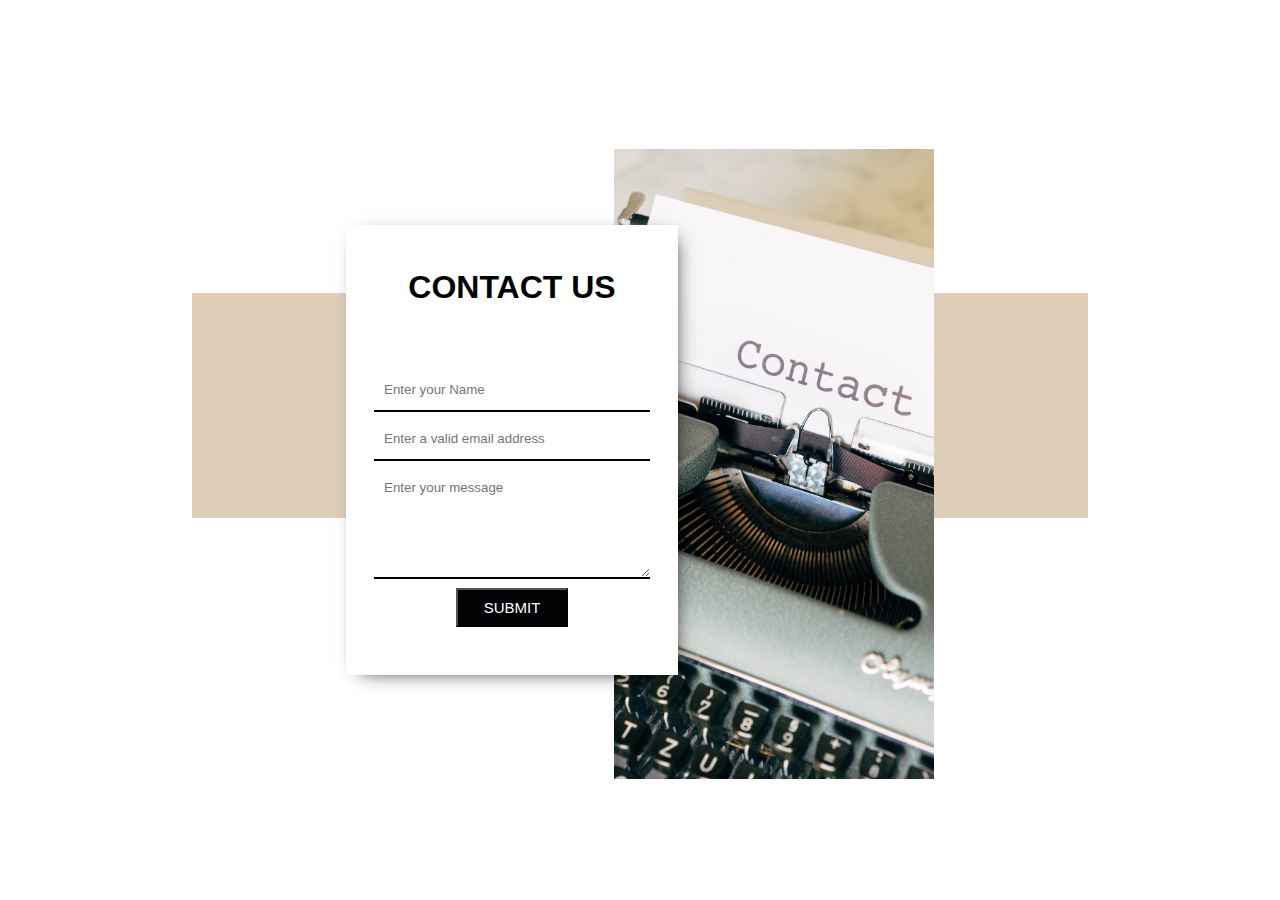
<file: Contact-us-Page-Homework/index.html>
<!DOCTYPE html>
<html>
  <head>
    <link rel="stylesheet" href="style.css" />
    <title>Contact US</title>
  </head>
  <body>
    <div class="back-content"></div>
    <div class="front-content">
      <div class="form">
        <h1>Contact US</h1>
        <input type="text" placeholder="Enter your Name" />
        <input type="email" placeholder="Enter a valid email address" />
        <textarea placeholder="Enter your message"></textarea>
        <button type="button">Submit</button>
      </div>
      <div class="image"></div>
    </div>
  </body>
</html>
</file>
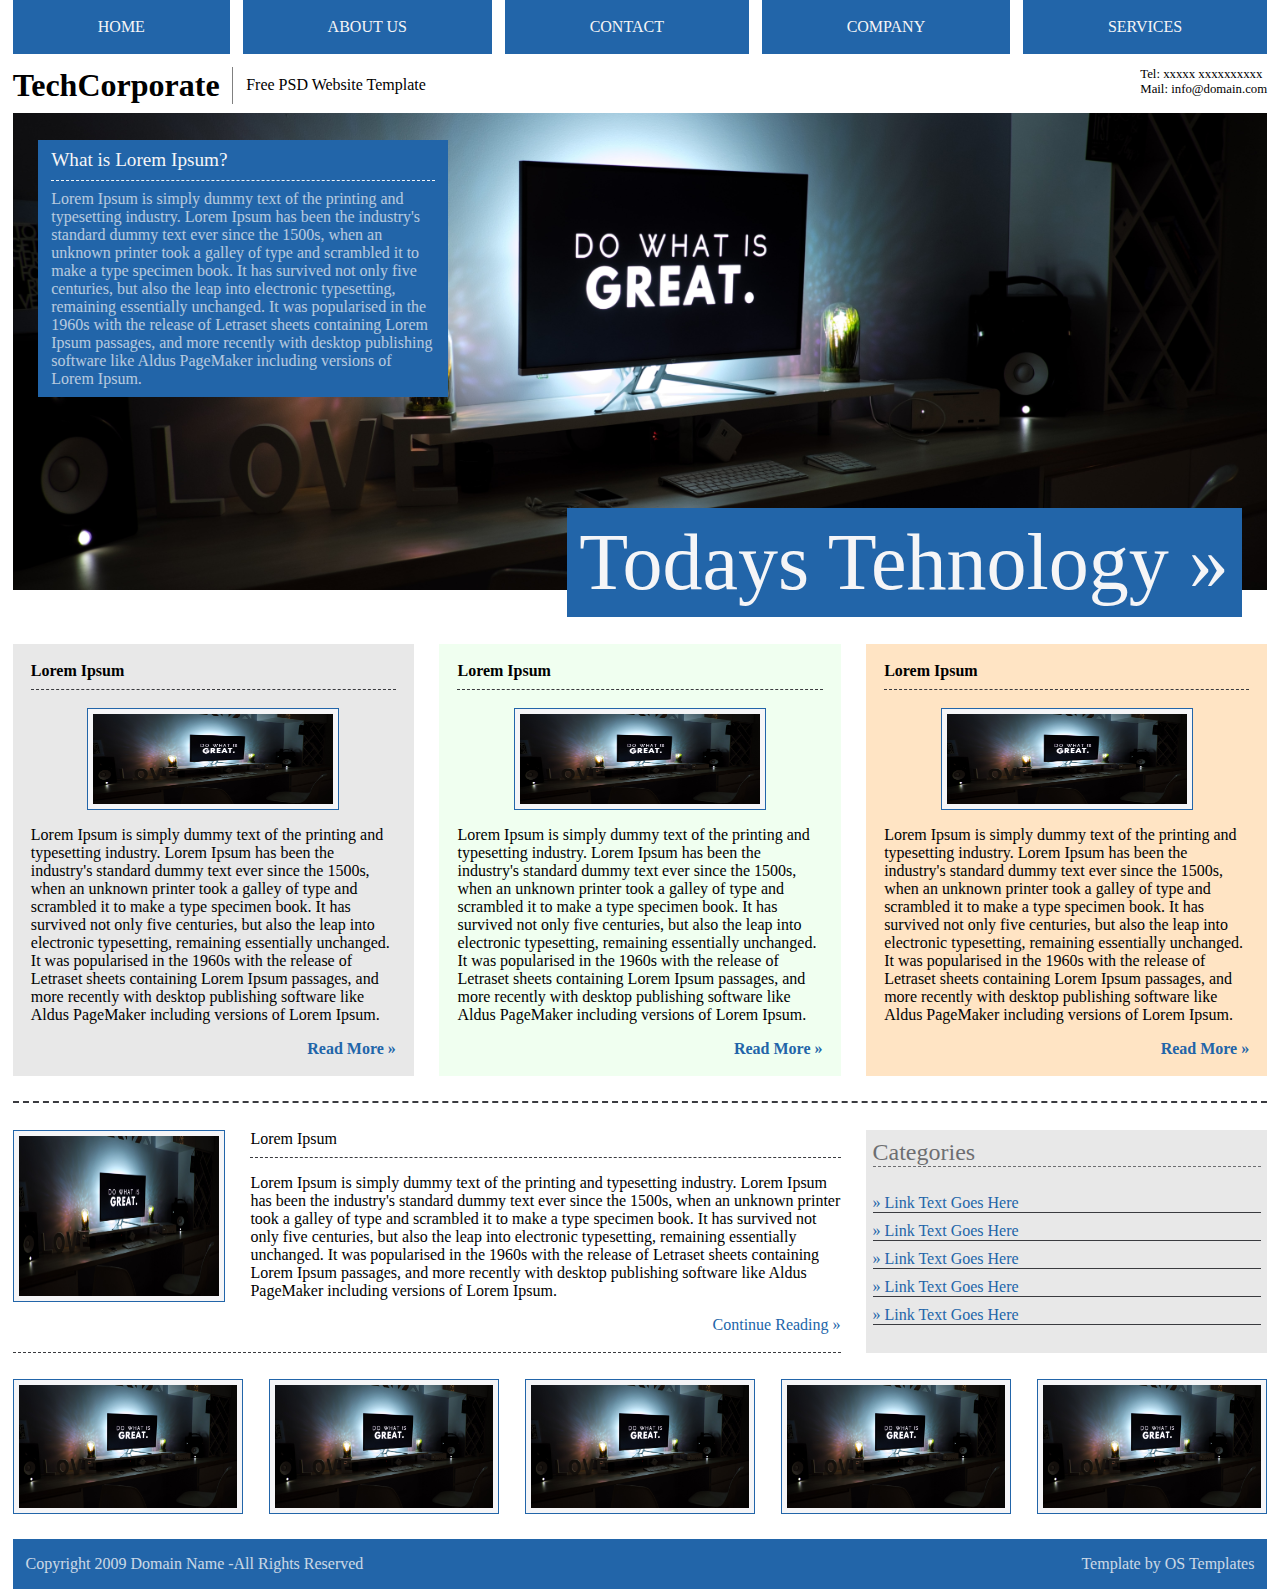
<file: Homework-Template/index.html>
<html>
  <head>
    <link rel="stylesheet" href="style.css" />
  </head>
  <body>
    <header class="meniu">
      <div>home</div>
      <div>about us</div>
      <div>contact</div>
      <div>company</div>
      <div>services</div>
    </header>
    <div class="custom-header">
      <div class="custom-header-title">
        <div class="custom-header-title-name">TechCorporate</div>
        <div class="custom-header-title-subtitle">
          Free PSD Website Template
        </div>
      </div>
      <div class="custom-header-contact">
        <div>Tel: xxxxx xxxxxxxxxx</div>
        <div>Mail: info@domain.com</div>
      </div>
    </div>
    <div class="banner">
      <div class="banner-info">
        <div class="banner-info-title">What is Lorem Ipsum?</div>
        <div class="banner-info-text">
          Lorem Ipsum is simply dummy text of the printing and typesetting
          industry. Lorem Ipsum has been the industry's standard dummy text ever
          since the 1500s, when an unknown printer took a galley of type and
          scrambled it to make a type specimen book. It has survived not only
          five centuries, but also the leap into electronic typesetting,
          remaining essentially unchanged. It was popularised in the 1960s with
          the release of Letraset sheets containing Lorem Ipsum passages, and
          more recently with desktop publishing software like Aldus PageMaker
          including versions of Lorem Ipsum.
        </div>
      </div>
      <div class="banner-title">Todays Tehnology »</div>
    </div>
    <div class="cards-wrapper">
      <div class="card card-cream">
        <div class="card-title">Lorem Ipsum</div>
        <img class="card-image" src="header-image.jpg" />
        <p class="card-text">
          Lorem Ipsum is simply dummy text of the printing and typesetting
          industry. Lorem Ipsum has been the industry's standard dummy text ever
          since the 1500s, when an unknown printer took a galley of type and
          scrambled it to make a type specimen book. It has survived not only
          five centuries, but also the leap into electronic typesetting,
          remaining essentially unchanged. It was popularised in the 1960s with
          the release of Letraset sheets containing Lorem Ipsum passages, and
          more recently with desktop publishing software like Aldus PageMaker
          including versions of Lorem Ipsum.
        </p>
        <a href="#" class="card-button">Read More »</a>
      </div>
      <div class="card card-green">
        <div class="card-title">Lorem Ipsum</div>
        <img class="card-image" src="header-image.jpg" />
        <p class="card-text">
          Lorem Ipsum is simply dummy text of the printing and typesetting
          industry. Lorem Ipsum has been the industry's standard dummy text ever
          since the 1500s, when an unknown printer took a galley of type and
          scrambled it to make a type specimen book. It has survived not only
          five centuries, but also the leap into electronic typesetting,
          remaining essentially unchanged. It was popularised in the 1960s with
          the release of Letraset sheets containing Lorem Ipsum passages, and
          more recently with desktop publishing software like Aldus PageMaker
          including versions of Lorem Ipsum.
        </p>
        <a href="#" class="card-button">Read More »</a>
      </div>
      <div class="card card-orange">
        <div class="card-title">Lorem Ipsum</div>
        <img class="card-image" src="header-image.jpg" />
        <p class="card-text">
          Lorem Ipsum is simply dummy text of the printing and typesetting
          industry. Lorem Ipsum has been the industry's standard dummy text ever
          since the 1500s, when an unknown printer took a galley of type and
          scrambled it to make a type specimen book. It has survived not only
          five centuries, but also the leap into electronic typesetting,
          remaining essentially unchanged. It was popularised in the 1960s with
          the release of Letraset sheets containing Lorem Ipsum passages, and
          more recently with desktop publishing software like Aldus PageMaker
          including versions of Lorem Ipsum.
        </p>
        <a href="#" class="card-button">Read More »</a>
      </div>
    </div>
    <div class="container">
      <div class="container-left">
        <img class="container-image" src="header-image.jpg" />
        <div class="container-info">
          <div class="container-info-title">Lorem Ipsum</div>
          <p class="container-info-text">
            Lorem Ipsum is simply dummy text of the printing and typesetting
            industry. Lorem Ipsum has been the industry's standard dummy text
            ever since the 1500s, when an unknown printer took a galley of type
            and scrambled it to make a type specimen book. It has survived not
            only five centuries, but also the leap into electronic typesetting,
            remaining essentially unchanged. It was popularised in the 1960s
            with the release of Letraset sheets containing Lorem Ipsum passages,
            and more recently with desktop publishing software like Aldus
            PageMaker including versions of Lorem Ipsum.
          </p>
          <a href="#" class="container-info-button">Continue Reading »</a>
        </div>
      </div>
      <div class="container-right">
        <div class="container-right-title">Categories</div>
        <div class="container-right-list">
          <a href="#">» Link Text Goes Here</a>
          <a href="#">» Link Text Goes Here</a>
          <a href="#">» Link Text Goes Here</a>
          <a href="#">» Link Text Goes Here</a>
          <a href="#">» Link Text Goes Here</a>
        </div>
      </div>
    </div>
    <div class="cards-image">
      <img src="header-image.jpg" />
      <img src="header-image.jpg" />
      <img src="header-image.jpg" />
      <img src="header-image.jpg" />
      <img src="header-image.jpg" />
    </div>
    <footer>
      <p>Copyright 2009 Domain Name -All Rights Reserved</p>
      <p>Template by OS Templates</p>
    </footer>
  </body>
</html>
</file>
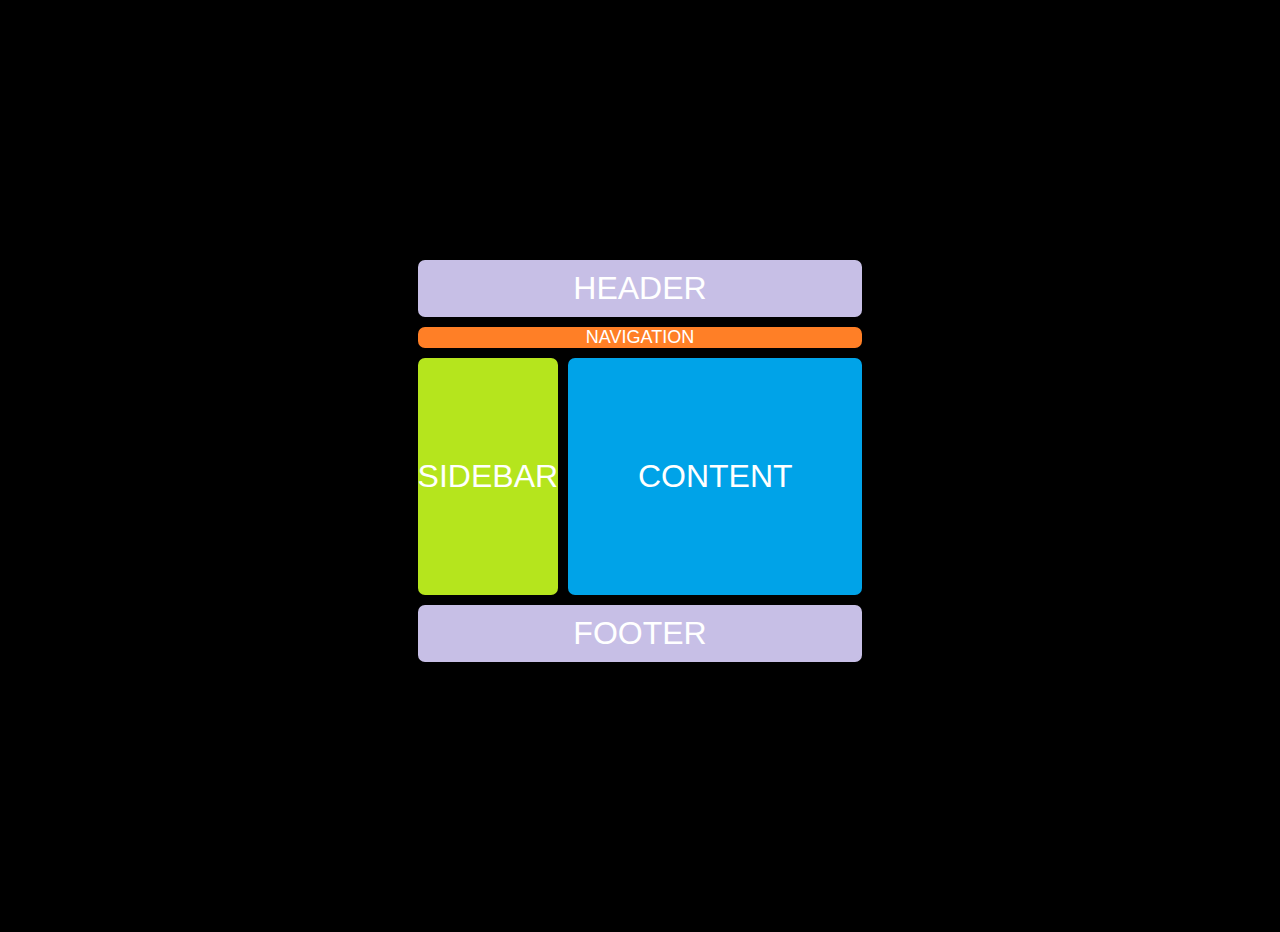
<file: HTML-CSS-Homework-Basic-Layout/index.html>
<html>
  <head>
    <style>
      body {
        background-color: #000000;
        display: flex;
        padding: 28vh 32vw;
        flex-direction: column;
        color: white;
        text-transform: uppercase;
        font-family: sans-serif;
      }
      div {
        display: flex;
        flex-direction: row;
        flex: 1 1 65%;
        font-size: xx-large;
      }

      header,
      footer {
        background-color: #c7bfe6;
        flex: 1 1 15%;

        border-radius: 7px;
        margin-bottom: 10px;
        display: flex;
        align-items: center;
        justify-content: center;
        font-size: xx-large;
      }
      aside {
        background-color: #b5e51d;
        border-radius: 7px;

        margin-bottom: 10px;
        float: left;
        width: 40%;
        display: flex;
        align-items: center;
        justify-content: center;
      }
      content {
        background-color: #00a3e8;
        float: right;
        width: -webkit-fill-available;
        border-radius: 7px;
        margin-bottom: 10px;
        margin-left: 10px;
        display: flex;
        align-items: center;
        justify-content: center;
      }
      nav {
        background-color: #ff7f26;
        flex: 1 1 5%;
        border-radius: 7px;
        margin-bottom: 10px;
        display: flex;
        align-items: center;
        justify-content: center;
        font-size: large;
      }
    </style>
  </head>
  <body>
    <header>Header</header>
    <nav>Navigation</nav>
    <div>
      <aside>Sidebar</aside>
      <content>Content</content>
    </div>
    <footer>Footer</footer>
  </body>
</html>
</file>
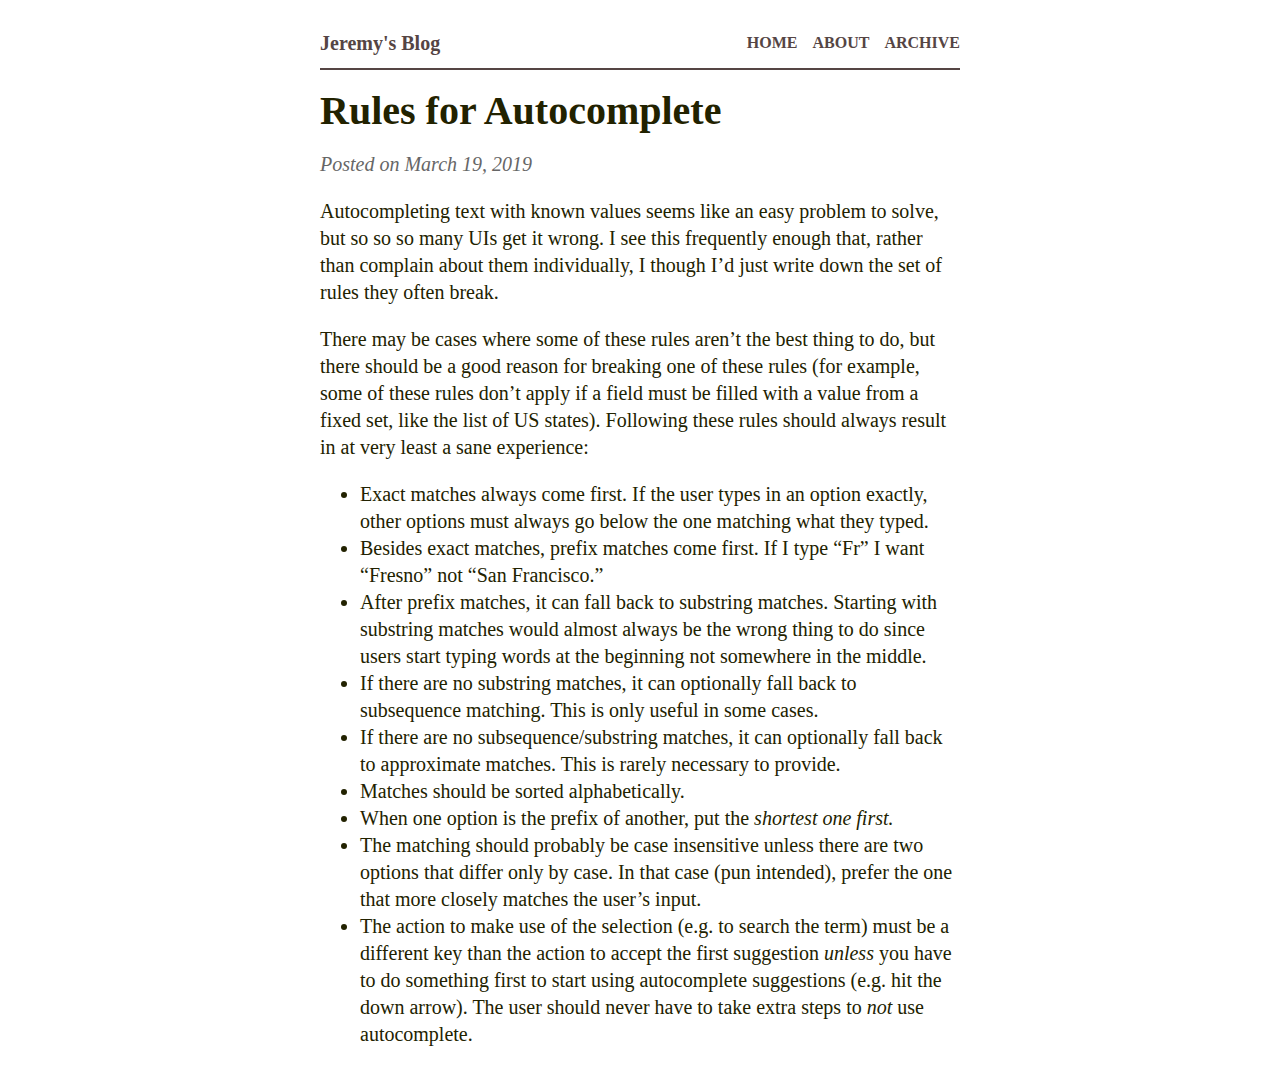
<file: HTML-Homework-Article/index.html>
<!DOCTYPE html>
<html>
  <head>
    <title>Rules for Autocomplete</title>
    <style>
      header {
        display: flex;
        justify-content: space-between;
        align-items: center;
        color: #554544;
        border-bottom: 2px solid #554544;
      }
      header h1 {
        font-size: 20px;
      }
      header ul {
        display: flex;
        list-style-type: none;
        text-transform: uppercase;
        font-weight: bold;
      }

      header ul li {
        padding-left: 15px;
      }

      body {
        margin: 2vh 25vw;
        color: #222200;
      }
      body div {
        font-size: 20px;
        line-height: 3vh;
      }
      body div p:first-of-type {
        color: #666666;
      }
    </style>
  </head>

  <body>
    <header>
      <h1>Jeremy's Blog</h1>
      <ul>
        <li>Home</li>
        <li>About</li>
        <li>Archive</li>
      </ul>
    </header>
    <div>
      <h1>Rules for Autocomplete</h1>
      <p><em>Posted on March 19, 2019</em></p>
      <p>
        Autocompleting text with known values seems like an easy problem to
        solve, but so so so many UIs get it wrong. I see this frequently enough
        that, rather than complain about them individually, I though I’d just
        write down the set of rules they often break.
      </p>
      <p>
        There may be cases where some of these rules aren’t the best thing to
        do, but there should be a good reason for breaking one of these rules
        (for example, some of these rules don’t apply if a field must be filled
        with a value from a fixed set, like the list of US states). Following
        these rules should always result in at very least a sane experience:
      </p>
      <ul>
        <li>
          Exact matches always come first. If the user types in an option
          exactly, other options must always go below the one matching what they
          typed.
        </li>
        <li>
          Besides exact matches, prefix matches come first. If I type “Fr” I
          want “Fresno” not “San Francisco.”
        </li>
        <li>
          After prefix matches, it can fall back to substring matches. Starting
          with substring matches would almost always be the wrong thing to do
          since users start typing words at the beginning not somewhere in the
          middle.
        </li>
        <li>
          If there are no substring matches, it can optionally fall back to
          subsequence matching. This is only useful in some cases.
        </li>
        <li>
          If there are no subsequence/substring matches, it can optionally fall
          back to approximate matches. This is rarely necessary to provide.
        </li>
        <li>Matches should be sorted alphabetically.</li>
        <li>
          When one option is the prefix of another, put the
          <em>shortest one first.</em>
        </li>
        <li>
          The matching should probably be case insensitive unless there are two
          options that differ only by case. In that case (pun intended), prefer
          the one that more closely matches the user’s input.
        </li>
        <li>
          The action to make use of the selection (e.g. to search the term) must
          be a different key than the action to accept the first suggestion
          <em>unless</em> you have to do something first to start using
          autocomplete suggestions (e.g. hit the down arrow). The user should
          never have to take extra steps to <em>not</em> use autocomplete.
        </li>
      </ul>
    </div>
  </body>
</html>
</file>
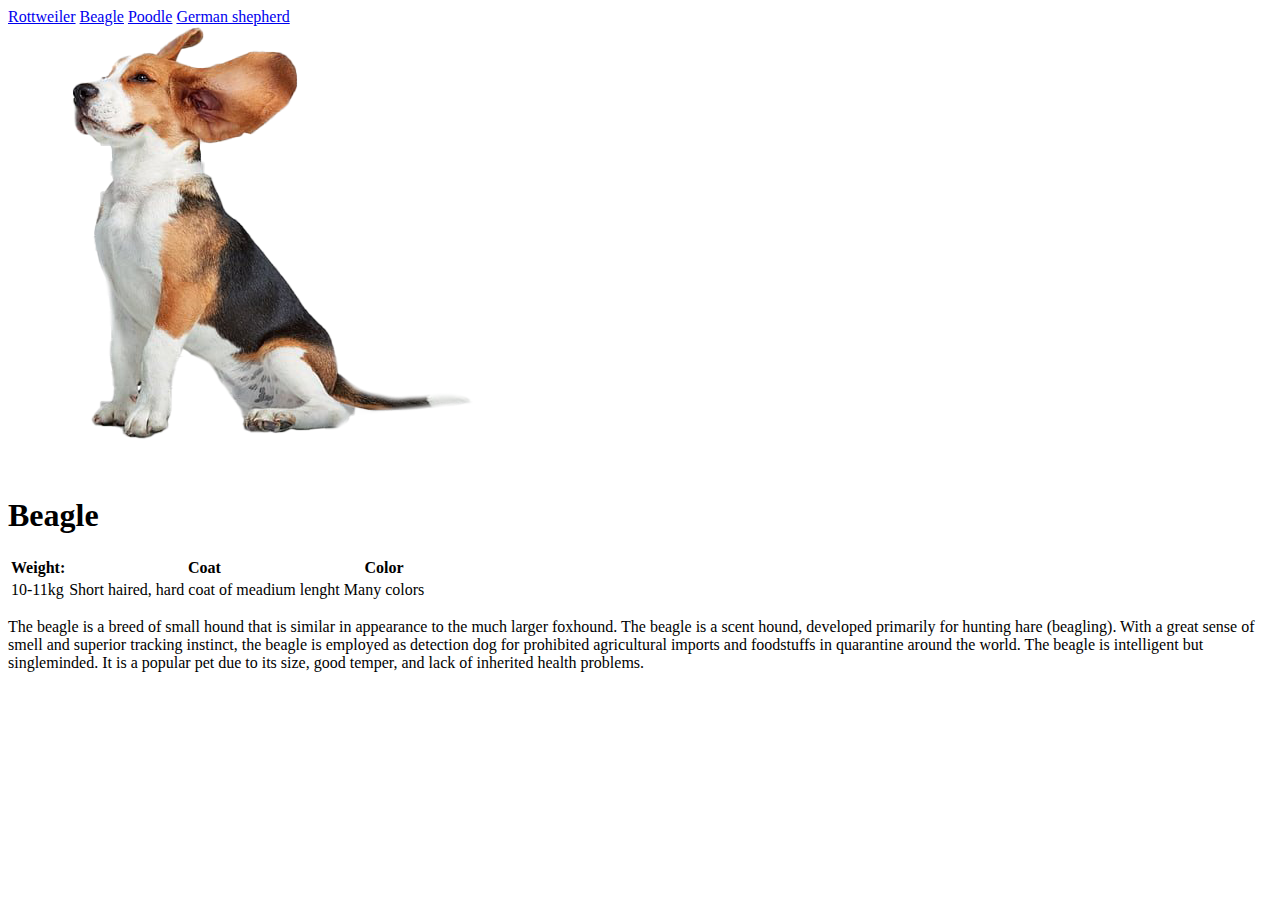
<file: HTML-Homework-Dog-Presentation/index.html>
<!DOCTYPE html>

<html>
  <head>
    <title>Dog-Presentation</title>
  </head>

  <body>
    <div>
      <a href="#" type="text">Rottweiler</a>
      <a href="#" type="text">Beagle</a>
      <a href="#" type="text">Poodle</a>
      <a href="#" type="text">German&nbsp;shepherd</a>
    </div>
    <div>
      <img src="beagle.png" alt="Beagle" />
      <h1>Beagle</h1>
      <table>
        <tr>
          <th>Weight:</th>
          <th>Coat</th>
          <th>Color</th>
        </tr>
        <tr>
          <td>10-11kg</td>
          <td>Short haired, hard coat of meadium lenght</td>
          <td>Many colors</td>
        </tr>
      </table>
      <p>
        The beagle is a breed of small hound that is similar in appearance to
        the much larger foxhound. The beagle is a scent hound, developed
        primarily for hunting hare (beagling). With a great sense of smell and
        superior tracking instinct, the beagle is employed as detection dog for
        prohibited agricultural imports and foodstuffs in quarantine around the
        world. The beagle is intelligent but singleminded. It is a popular pet
        due to its size, good temper, and lack of inherited health problems.
      </p>
    </div>
  </body>
</html>
</file>
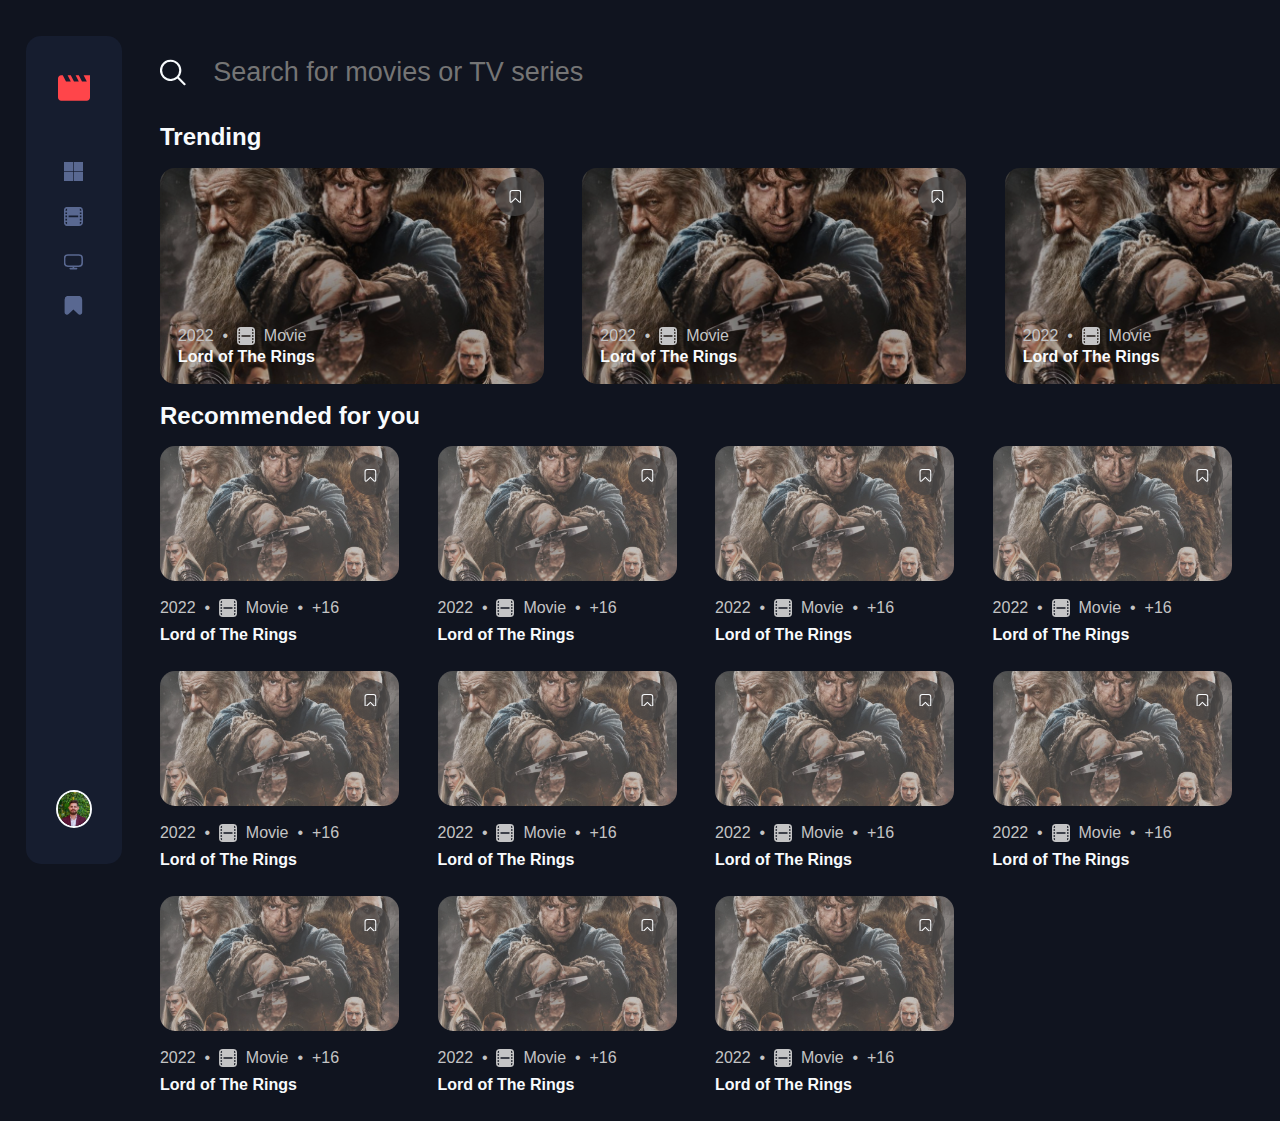
<file: Responsive-Template/index.html>
<html>
  <head>
    <title>Responsive-Template</title>
    <link rel="stylesheet" href="style.css" />
    <meta
      name="viewport"
      content="width=device-width, initial-scale=1.0, user-scalable=no"
    />
  </head>
  <body>
    <nav class="menu">
      <img class="logo" src="assets/clapper.svg" />
      <div class="menu-items">
        <svg x="0px" y="0px" viewBox="0 0 24 24" xml:space="preserve">
          <g>
            <path id="rect65" d="M0,0h11.589v11.589H0V0z" />
            <path id="rect165" d="M12.411,11.589V0H24v11.589H12.411z" />
            <path id="rect413" d="M0,12.411h11.589V24H0V12.411z" />
            <path id="rect415" d="M12.411,24V12.411H24V24H12.411z" />
          </g>
        </svg>
        <svg viewBox="0 0 24 24">
          <path
            d="m19.051 0h-14a5.006 5.006 0 0 0 -5 5v14a5.006 5.006 0 0 0 5 5h14a5.006 5.006 0 0 0 5-5v-14a5.006 5.006 0 0 0 -5-5zm1 11h2v2h-2zm0-2v-2h2v2zm-16 4h-2v-2h2zm1.949 0v-2h12v2zm-1.949-4h-2v-2h2zm-2 6h2v2h-2zm18 0h2v2h-2zm2-10h-2v-2.816a3 3 0 0 1 2 2.816zm-18-2.816v2.816h-2a3 3 0 0 1 2-2.816zm-2 16.816h2v2.816a3 3 0 0 1 -2-2.816zm18 2.816v-2.816h2a3 3 0 0 1 -2 2.816z"
          />
        </svg>
        <svg viewBox="0 0 24 24">
          <path
            d="M19,3H5A5.006,5.006,0,0,0,0,8v6a5.006,5.006,0,0,0,5,5h6v1H8a1,1,0,0,0,0,2h8a1,1,0,0,0,0-2H13V19h6a5.006,5.006,0,0,0,5-5V8A5.006,5.006,0,0,0,19,3Zm3,11a3,3,0,0,1-3,3H5a3,3,0,0,1-3-3V8A3,3,0,0,1,5,5H19a3,3,0,0,1,3,3Z"
          />
        </svg>
        <svg viewBox="0 0 24 24">
          <path
            d="M2.849,23.55a2.954,2.954,0,0,0,3.266-.644L12,17.053l5.885,5.853a2.956,2.956,0,0,0,2.1.881,3.05,3.05,0,0,0,1.17-.237A2.953,2.953,0,0,0,23,20.779V5a5.006,5.006,0,0,0-5-5H6A5.006,5.006,0,0,0,1,5V20.779A2.953,2.953,0,0,0,2.849,23.55Z"
          />
        </svg>
      </div>
      <img class="profile" src="profile-image.png" />
    </nav>
    <div class="container">
      <div class="search">
        <svg viewBox="0 0 24 24">
          <path
            d="M23.707,22.293l-5.969-5.969a10.016,10.016,0,1,0-1.414,1.414l5.969,5.969a1,1,0,0,0,1.414-1.414ZM10,18a8,8,0,1,1,8-8A8.009,8.009,0,0,1,10,18Z"
          />
        </svg>
        <input
          class="search-bar"
          type="text"
          placeholder="Search for movies or TV series"
        />
      </div>
      <h1>Trending</h1>
      <div class="carousel-wrapper">
        <div class="card">
          <img class="background-image" src="image-background.jpg" />
          <div class="content">
            <button class="button-save">
              <svg viewBox="0 0 24 24">
                <path
                  d="M20.137,24a2.8,2.8,0,0,1-1.987-.835L12,17.051,5.85,23.169a2.8,2.8,0,0,1-3.095.609A2.8,2.8,0,0,1,1,21.154V5A5,5,0,0,1,6,0H18a5,5,0,0,1,5,5V21.154a2.8,2.8,0,0,1-1.751,2.624A2.867,2.867,0,0,1,20.137,24ZM6,2A3,3,0,0,0,3,5V21.154a.843.843,0,0,0,1.437.6h0L11.3,14.933a1,1,0,0,1,1.41,0l6.855,6.819a.843.843,0,0,0,1.437-.6V5a3,3,0,0,0-3-3Z"
                />
              </svg>
            </button>
            <div class="bottom-info">
              <div class="left-info">
                <div class="details">
                  <span>2022</span>
                  &nbsp;&nbsp;&#149;&nbsp;&nbsp;
                  <svg viewBox="0 0 24 24">
                    <path
                      d="m19.051 0h-14a5.006 5.006 0 0 0 -5 5v14a5.006 5.006 0 0 0 5 5h14a5.006 5.006 0 0 0 5-5v-14a5.006 5.006 0 0 0 -5-5zm1 11h2v2h-2zm0-2v-2h2v2zm-16 4h-2v-2h2zm1.949 0v-2h12v2zm-1.949-4h-2v-2h2zm-2 6h2v2h-2zm18 0h2v2h-2zm2-10h-2v-2.816a3 3 0 0 1 2 2.816zm-18-2.816v2.816h-2a3 3 0 0 1 2-2.816zm-2 16.816h2v2.816a3 3 0 0 1 -2-2.816zm18 2.816v-2.816h2a3 3 0 0 1 -2 2.816z"
                    />
                  </svg>
                  &nbsp;&nbsp;
                  <span>Movie</span>
                </div>
                <div class="title">Lord of The Rings</div>
              </div>
              <div class="right-info">+16</div>
            </div>
          </div>
        </div>
        <div class="card">
          <img class="background-image" src="image-background.jpg" />
          <div class="content">
            <button class="button-save">
              <svg viewBox="0 0 24 24">
                <path
                  d="M20.137,24a2.8,2.8,0,0,1-1.987-.835L12,17.051,5.85,23.169a2.8,2.8,0,0,1-3.095.609A2.8,2.8,0,0,1,1,21.154V5A5,5,0,0,1,6,0H18a5,5,0,0,1,5,5V21.154a2.8,2.8,0,0,1-1.751,2.624A2.867,2.867,0,0,1,20.137,24ZM6,2A3,3,0,0,0,3,5V21.154a.843.843,0,0,0,1.437.6h0L11.3,14.933a1,1,0,0,1,1.41,0l6.855,6.819a.843.843,0,0,0,1.437-.6V5a3,3,0,0,0-3-3Z"
                />
              </svg>
            </button>
            <div class="bottom-info">
              <div class="left-info">
                <div class="details">
                  <span>2022</span>
                  &nbsp;&nbsp;&#149;&nbsp;&nbsp;
                  <svg viewBox="0 0 24 24">
                    <path
                      d="m19.051 0h-14a5.006 5.006 0 0 0 -5 5v14a5.006 5.006 0 0 0 5 5h14a5.006 5.006 0 0 0 5-5v-14a5.006 5.006 0 0 0 -5-5zm1 11h2v2h-2zm0-2v-2h2v2zm-16 4h-2v-2h2zm1.949 0v-2h12v2zm-1.949-4h-2v-2h2zm-2 6h2v2h-2zm18 0h2v2h-2zm2-10h-2v-2.816a3 3 0 0 1 2 2.816zm-18-2.816v2.816h-2a3 3 0 0 1 2-2.816zm-2 16.816h2v2.816a3 3 0 0 1 -2-2.816zm18 2.816v-2.816h2a3 3 0 0 1 -2 2.816z"
                    />
                  </svg>
                  &nbsp;&nbsp;
                  <span>Movie</span>
                </div>
                <div class="title">Lord of The Rings</div>
              </div>
              <div class="right-info">+16</div>
            </div>
          </div>
        </div>
        <div class="card">
          <img class="background-image" src="image-background.jpg" />
          <div class="content">
            <button class="button-save">
              <svg viewBox="0 0 24 24">
                <path
                  d="M20.137,24a2.8,2.8,0,0,1-1.987-.835L12,17.051,5.85,23.169a2.8,2.8,0,0,1-3.095.609A2.8,2.8,0,0,1,1,21.154V5A5,5,0,0,1,6,0H18a5,5,0,0,1,5,5V21.154a2.8,2.8,0,0,1-1.751,2.624A2.867,2.867,0,0,1,20.137,24ZM6,2A3,3,0,0,0,3,5V21.154a.843.843,0,0,0,1.437.6h0L11.3,14.933a1,1,0,0,1,1.41,0l6.855,6.819a.843.843,0,0,0,1.437-.6V5a3,3,0,0,0-3-3Z"
                />
              </svg>
            </button>
            <div class="bottom-info">
              <div class="left-info">
                <div class="details">
                  <span>2022</span>
                  &nbsp;&nbsp;&#149;&nbsp;&nbsp;
                  <svg viewBox="0 0 24 24">
                    <path
                      d="m19.051 0h-14a5.006 5.006 0 0 0 -5 5v14a5.006 5.006 0 0 0 5 5h14a5.006 5.006 0 0 0 5-5v-14a5.006 5.006 0 0 0 -5-5zm1 11h2v2h-2zm0-2v-2h2v2zm-16 4h-2v-2h2zm1.949 0v-2h12v2zm-1.949-4h-2v-2h2zm-2 6h2v2h-2zm18 0h2v2h-2zm2-10h-2v-2.816a3 3 0 0 1 2 2.816zm-18-2.816v2.816h-2a3 3 0 0 1 2-2.816zm-2 16.816h2v2.816a3 3 0 0 1 -2-2.816zm18 2.816v-2.816h2a3 3 0 0 1 -2 2.816z"
                    />
                  </svg>
                  &nbsp;&nbsp;
                  <span>Movie</span>
                </div>
                <div class="title">Lord of The Rings</div>
              </div>
              <div class="right-info">+16</div>
            </div>
          </div>
        </div>
      </div>
      <h1>Recommended for you</h1>
      <div class="cards-wrapper">
        <div class="card">
          <img class="background-image" src="image-background.jpg" />
          <div class="content">
            <button class="button-save">
              <svg viewBox="0 0 24 24">
                <path
                  d="M20.137,24a2.8,2.8,0,0,1-1.987-.835L12,17.051,5.85,23.169a2.8,2.8,0,0,1-3.095.609A2.8,2.8,0,0,1,1,21.154V5A5,5,0,0,1,6,0H18a5,5,0,0,1,5,5V21.154a2.8,2.8,0,0,1-1.751,2.624A2.867,2.867,0,0,1,20.137,24ZM6,2A3,3,0,0,0,3,5V21.154a.843.843,0,0,0,1.437.6h0L11.3,14.933a1,1,0,0,1,1.41,0l6.855,6.819a.843.843,0,0,0,1.437-.6V5a3,3,0,0,0-3-3Z"
                />
              </svg>
            </button>
            <div class="bottom-info">
              <div class="left-info">
                <div class="details">
                  <span>2022</span>
                  &nbsp;&nbsp;&#149;&nbsp;&nbsp;
                  <svg viewBox="0 0 24 24">
                    <path
                      d="m19.051 0h-14a5.006 5.006 0 0 0 -5 5v14a5.006 5.006 0 0 0 5 5h14a5.006 5.006 0 0 0 5-5v-14a5.006 5.006 0 0 0 -5-5zm1 11h2v2h-2zm0-2v-2h2v2zm-16 4h-2v-2h2zm1.949 0v-2h12v2zm-1.949-4h-2v-2h2zm-2 6h2v2h-2zm18 0h2v2h-2zm2-10h-2v-2.816a3 3 0 0 1 2 2.816zm-18-2.816v2.816h-2a3 3 0 0 1 2-2.816zm-2 16.816h2v2.816a3 3 0 0 1 -2-2.816zm18 2.816v-2.816h2a3 3 0 0 1 -2 2.816z"
                    />
                  </svg>
                  &nbsp;&nbsp;
                  <span>Movie</span>
                  &nbsp;&nbsp;&#149;&nbsp;&nbsp;
                  <span>+16</span>
                </div>
                <div class="title">Lord of The Rings</div>
              </div>
            </div>
          </div>
        </div>
        <div class="card">
          <img class="background-image" src="image-background.jpg" />
          <div class="content">
            <button class="button-save">
              <svg viewBox="0 0 24 24">
                <path
                  d="M20.137,24a2.8,2.8,0,0,1-1.987-.835L12,17.051,5.85,23.169a2.8,2.8,0,0,1-3.095.609A2.8,2.8,0,0,1,1,21.154V5A5,5,0,0,1,6,0H18a5,5,0,0,1,5,5V21.154a2.8,2.8,0,0,1-1.751,2.624A2.867,2.867,0,0,1,20.137,24ZM6,2A3,3,0,0,0,3,5V21.154a.843.843,0,0,0,1.437.6h0L11.3,14.933a1,1,0,0,1,1.41,0l6.855,6.819a.843.843,0,0,0,1.437-.6V5a3,3,0,0,0-3-3Z"
                />
              </svg>
            </button>
            <div class="bottom-info">
              <div class="left-info">
                <div class="details">
                  <span>2022</span>
                  &nbsp;&nbsp;&#149;&nbsp;&nbsp;
                  <svg viewBox="0 0 24 24">
                    <path
                      d="m19.051 0h-14a5.006 5.006 0 0 0 -5 5v14a5.006 5.006 0 0 0 5 5h14a5.006 5.006 0 0 0 5-5v-14a5.006 5.006 0 0 0 -5-5zm1 11h2v2h-2zm0-2v-2h2v2zm-16 4h-2v-2h2zm1.949 0v-2h12v2zm-1.949-4h-2v-2h2zm-2 6h2v2h-2zm18 0h2v2h-2zm2-10h-2v-2.816a3 3 0 0 1 2 2.816zm-18-2.816v2.816h-2a3 3 0 0 1 2-2.816zm-2 16.816h2v2.816a3 3 0 0 1 -2-2.816zm18 2.816v-2.816h2a3 3 0 0 1 -2 2.816z"
                    />
                  </svg>
                  &nbsp;&nbsp;
                  <span>Movie</span>
                  &nbsp;&nbsp;&#149;&nbsp;&nbsp;
                  <span>+16</span>
                </div>
                <div class="title">Lord of The Rings</div>
              </div>
            </div>
          </div>
        </div>
        <div class="card">
          <img class="background-image" src="image-background.jpg" />
          <div class="content">
            <button class="button-save">
              <svg viewBox="0 0 24 24">
                <path
                  d="M20.137,24a2.8,2.8,0,0,1-1.987-.835L12,17.051,5.85,23.169a2.8,2.8,0,0,1-3.095.609A2.8,2.8,0,0,1,1,21.154V5A5,5,0,0,1,6,0H18a5,5,0,0,1,5,5V21.154a2.8,2.8,0,0,1-1.751,2.624A2.867,2.867,0,0,1,20.137,24ZM6,2A3,3,0,0,0,3,5V21.154a.843.843,0,0,0,1.437.6h0L11.3,14.933a1,1,0,0,1,1.41,0l6.855,6.819a.843.843,0,0,0,1.437-.6V5a3,3,0,0,0-3-3Z"
                />
              </svg>
            </button>
            <div class="bottom-info">
              <div class="left-info">
                <div class="details">
                  <span>2022</span>
                  &nbsp;&nbsp;&#149;&nbsp;&nbsp;
                  <svg viewBox="0 0 24 24">
                    <path
                      d="m19.051 0h-14a5.006 5.006 0 0 0 -5 5v14a5.006 5.006 0 0 0 5 5h14a5.006 5.006 0 0 0 5-5v-14a5.006 5.006 0 0 0 -5-5zm1 11h2v2h-2zm0-2v-2h2v2zm-16 4h-2v-2h2zm1.949 0v-2h12v2zm-1.949-4h-2v-2h2zm-2 6h2v2h-2zm18 0h2v2h-2zm2-10h-2v-2.816a3 3 0 0 1 2 2.816zm-18-2.816v2.816h-2a3 3 0 0 1 2-2.816zm-2 16.816h2v2.816a3 3 0 0 1 -2-2.816zm18 2.816v-2.816h2a3 3 0 0 1 -2 2.816z"
                    />
                  </svg>
                  &nbsp;&nbsp;
                  <span>Movie</span>
                  &nbsp;&nbsp;&#149;&nbsp;&nbsp;
                  <span>+16</span>
                </div>
                <div class="title">Lord of The Rings</div>
              </div>
            </div>
          </div>
        </div>
        <div class="card">
          <img class="background-image" src="image-background.jpg" />
          <div class="content">
            <button class="button-save">
              <svg viewBox="0 0 24 24">
                <path
                  d="M20.137,24a2.8,2.8,0,0,1-1.987-.835L12,17.051,5.85,23.169a2.8,2.8,0,0,1-3.095.609A2.8,2.8,0,0,1,1,21.154V5A5,5,0,0,1,6,0H18a5,5,0,0,1,5,5V21.154a2.8,2.8,0,0,1-1.751,2.624A2.867,2.867,0,0,1,20.137,24ZM6,2A3,3,0,0,0,3,5V21.154a.843.843,0,0,0,1.437.6h0L11.3,14.933a1,1,0,0,1,1.41,0l6.855,6.819a.843.843,0,0,0,1.437-.6V5a3,3,0,0,0-3-3Z"
                />
              </svg>
            </button>
            <div class="bottom-info">
              <div class="left-info">
                <div class="details">
                  <span>2022</span>
                  &nbsp;&nbsp;&#149;&nbsp;&nbsp;
                  <svg viewBox="0 0 24 24">
                    <path
                      d="m19.051 0h-14a5.006 5.006 0 0 0 -5 5v14a5.006 5.006 0 0 0 5 5h14a5.006 5.006 0 0 0 5-5v-14a5.006 5.006 0 0 0 -5-5zm1 11h2v2h-2zm0-2v-2h2v2zm-16 4h-2v-2h2zm1.949 0v-2h12v2zm-1.949-4h-2v-2h2zm-2 6h2v2h-2zm18 0h2v2h-2zm2-10h-2v-2.816a3 3 0 0 1 2 2.816zm-18-2.816v2.816h-2a3 3 0 0 1 2-2.816zm-2 16.816h2v2.816a3 3 0 0 1 -2-2.816zm18 2.816v-2.816h2a3 3 0 0 1 -2 2.816z"
                    />
                  </svg>
                  &nbsp;&nbsp;
                  <span>Movie</span>
                  &nbsp;&nbsp;&#149;&nbsp;&nbsp;
                  <span>+16</span>
                </div>
                <div class="title">Lord of The Rings</div>
              </div>
            </div>
          </div>
        </div>
        <div class="card">
          <img class="background-image" src="image-background.jpg" />
          <div class="content">
            <button class="button-save">
              <svg viewBox="0 0 24 24">
                <path
                  d="M20.137,24a2.8,2.8,0,0,1-1.987-.835L12,17.051,5.85,23.169a2.8,2.8,0,0,1-3.095.609A2.8,2.8,0,0,1,1,21.154V5A5,5,0,0,1,6,0H18a5,5,0,0,1,5,5V21.154a2.8,2.8,0,0,1-1.751,2.624A2.867,2.867,0,0,1,20.137,24ZM6,2A3,3,0,0,0,3,5V21.154a.843.843,0,0,0,1.437.6h0L11.3,14.933a1,1,0,0,1,1.41,0l6.855,6.819a.843.843,0,0,0,1.437-.6V5a3,3,0,0,0-3-3Z"
                />
              </svg>
            </button>
            <div class="bottom-info">
              <div class="left-info">
                <div class="details">
                  <span>2022</span>
                  &nbsp;&nbsp;&#149;&nbsp;&nbsp;
                  <svg viewBox="0 0 24 24">
                    <path
                      d="m19.051 0h-14a5.006 5.006 0 0 0 -5 5v14a5.006 5.006 0 0 0 5 5h14a5.006 5.006 0 0 0 5-5v-14a5.006 5.006 0 0 0 -5-5zm1 11h2v2h-2zm0-2v-2h2v2zm-16 4h-2v-2h2zm1.949 0v-2h12v2zm-1.949-4h-2v-2h2zm-2 6h2v2h-2zm18 0h2v2h-2zm2-10h-2v-2.816a3 3 0 0 1 2 2.816zm-18-2.816v2.816h-2a3 3 0 0 1 2-2.816zm-2 16.816h2v2.816a3 3 0 0 1 -2-2.816zm18 2.816v-2.816h2a3 3 0 0 1 -2 2.816z"
                    />
                  </svg>
                  &nbsp;&nbsp;
                  <span>Movie</span>
                  &nbsp;&nbsp;&#149;&nbsp;&nbsp;
                  <span>+16</span>
                </div>
                <div class="title">Lord of The Rings</div>
              </div>
            </div>
          </div>
        </div>
        <div class="card">
          <img class="background-image" src="image-background.jpg" />
          <div class="content">
            <button class="button-save">
              <svg viewBox="0 0 24 24">
                <path
                  d="M20.137,24a2.8,2.8,0,0,1-1.987-.835L12,17.051,5.85,23.169a2.8,2.8,0,0,1-3.095.609A2.8,2.8,0,0,1,1,21.154V5A5,5,0,0,1,6,0H18a5,5,0,0,1,5,5V21.154a2.8,2.8,0,0,1-1.751,2.624A2.867,2.867,0,0,1,20.137,24ZM6,2A3,3,0,0,0,3,5V21.154a.843.843,0,0,0,1.437.6h0L11.3,14.933a1,1,0,0,1,1.41,0l6.855,6.819a.843.843,0,0,0,1.437-.6V5a3,3,0,0,0-3-3Z"
                />
              </svg>
            </button>
            <div class="bottom-info">
              <div class="left-info">
                <div class="details">
                  <span>2022</span>
                  &nbsp;&nbsp;&#149;&nbsp;&nbsp;
                  <svg viewBox="0 0 24 24">
                    <path
                      d="m19.051 0h-14a5.006 5.006 0 0 0 -5 5v14a5.006 5.006 0 0 0 5 5h14a5.006 5.006 0 0 0 5-5v-14a5.006 5.006 0 0 0 -5-5zm1 11h2v2h-2zm0-2v-2h2v2zm-16 4h-2v-2h2zm1.949 0v-2h12v2zm-1.949-4h-2v-2h2zm-2 6h2v2h-2zm18 0h2v2h-2zm2-10h-2v-2.816a3 3 0 0 1 2 2.816zm-18-2.816v2.816h-2a3 3 0 0 1 2-2.816zm-2 16.816h2v2.816a3 3 0 0 1 -2-2.816zm18 2.816v-2.816h2a3 3 0 0 1 -2 2.816z"
                    />
                  </svg>
                  &nbsp;&nbsp;
                  <span>Movie</span>
                  &nbsp;&nbsp;&#149;&nbsp;&nbsp;
                  <span>+16</span>
                </div>
                <div class="title">Lord of The Rings</div>
              </div>
            </div>
          </div>
        </div>
        <div class="card">
          <img class="background-image" src="image-background.jpg" />
          <div class="content">
            <button class="button-save">
              <svg viewBox="0 0 24 24">
                <path
                  d="M20.137,24a2.8,2.8,0,0,1-1.987-.835L12,17.051,5.85,23.169a2.8,2.8,0,0,1-3.095.609A2.8,2.8,0,0,1,1,21.154V5A5,5,0,0,1,6,0H18a5,5,0,0,1,5,5V21.154a2.8,2.8,0,0,1-1.751,2.624A2.867,2.867,0,0,1,20.137,24ZM6,2A3,3,0,0,0,3,5V21.154a.843.843,0,0,0,1.437.6h0L11.3,14.933a1,1,0,0,1,1.41,0l6.855,6.819a.843.843,0,0,0,1.437-.6V5a3,3,0,0,0-3-3Z"
                />
              </svg>
            </button>
            <div class="bottom-info">
              <div class="left-info">
                <div class="details">
                  <span>2022</span>
                  &nbsp;&nbsp;&#149;&nbsp;&nbsp;
                  <svg viewBox="0 0 24 24">
                    <path
                      d="m19.051 0h-14a5.006 5.006 0 0 0 -5 5v14a5.006 5.006 0 0 0 5 5h14a5.006 5.006 0 0 0 5-5v-14a5.006 5.006 0 0 0 -5-5zm1 11h2v2h-2zm0-2v-2h2v2zm-16 4h-2v-2h2zm1.949 0v-2h12v2zm-1.949-4h-2v-2h2zm-2 6h2v2h-2zm18 0h2v2h-2zm2-10h-2v-2.816a3 3 0 0 1 2 2.816zm-18-2.816v2.816h-2a3 3 0 0 1 2-2.816zm-2 16.816h2v2.816a3 3 0 0 1 -2-2.816zm18 2.816v-2.816h2a3 3 0 0 1 -2 2.816z"
                    />
                  </svg>
                  &nbsp;&nbsp;
                  <span>Movie</span>
                  &nbsp;&nbsp;&#149;&nbsp;&nbsp;
                  <span>+16</span>
                </div>
                <div class="title">Lord of The Rings</div>
              </div>
            </div>
          </div>
        </div>
        <div class="card">
          <img class="background-image" src="image-background.jpg" />
          <div class="content">
            <button class="button-save">
              <svg viewBox="0 0 24 24">
                <path
                  d="M20.137,24a2.8,2.8,0,0,1-1.987-.835L12,17.051,5.85,23.169a2.8,2.8,0,0,1-3.095.609A2.8,2.8,0,0,1,1,21.154V5A5,5,0,0,1,6,0H18a5,5,0,0,1,5,5V21.154a2.8,2.8,0,0,1-1.751,2.624A2.867,2.867,0,0,1,20.137,24ZM6,2A3,3,0,0,0,3,5V21.154a.843.843,0,0,0,1.437.6h0L11.3,14.933a1,1,0,0,1,1.41,0l6.855,6.819a.843.843,0,0,0,1.437-.6V5a3,3,0,0,0-3-3Z"
                />
              </svg>
            </button>
            <div class="bottom-info">
              <div class="left-info">
                <div class="details">
                  <span>2022</span>
                  &nbsp;&nbsp;&#149;&nbsp;&nbsp;
                  <svg viewBox="0 0 24 24">
                    <path
                      d="m19.051 0h-14a5.006 5.006 0 0 0 -5 5v14a5.006 5.006 0 0 0 5 5h14a5.006 5.006 0 0 0 5-5v-14a5.006 5.006 0 0 0 -5-5zm1 11h2v2h-2zm0-2v-2h2v2zm-16 4h-2v-2h2zm1.949 0v-2h12v2zm-1.949-4h-2v-2h2zm-2 6h2v2h-2zm18 0h2v2h-2zm2-10h-2v-2.816a3 3 0 0 1 2 2.816zm-18-2.816v2.816h-2a3 3 0 0 1 2-2.816zm-2 16.816h2v2.816a3 3 0 0 1 -2-2.816zm18 2.816v-2.816h2a3 3 0 0 1 -2 2.816z"
                    />
                  </svg>
                  &nbsp;&nbsp;
                  <span>Movie</span>
                  &nbsp;&nbsp;&#149;&nbsp;&nbsp;
                  <span>+16</span>
                </div>
                <div class="title">Lord of The Rings</div>
              </div>
            </div>
          </div>
        </div>
        <div class="card">
          <img class="background-image" src="image-background.jpg" />
          <div class="content">
            <button class="button-save">
              <svg viewBox="0 0 24 24">
                <path
                  d="M20.137,24a2.8,2.8,0,0,1-1.987-.835L12,17.051,5.85,23.169a2.8,2.8,0,0,1-3.095.609A2.8,2.8,0,0,1,1,21.154V5A5,5,0,0,1,6,0H18a5,5,0,0,1,5,5V21.154a2.8,2.8,0,0,1-1.751,2.624A2.867,2.867,0,0,1,20.137,24ZM6,2A3,3,0,0,0,3,5V21.154a.843.843,0,0,0,1.437.6h0L11.3,14.933a1,1,0,0,1,1.41,0l6.855,6.819a.843.843,0,0,0,1.437-.6V5a3,3,0,0,0-3-3Z"
                />
              </svg>
            </button>
            <div class="bottom-info">
              <div class="left-info">
                <div class="details">
                  <span>2022</span>
                  &nbsp;&nbsp;&#149;&nbsp;&nbsp;
                  <svg viewBox="0 0 24 24">
                    <path
                      d="m19.051 0h-14a5.006 5.006 0 0 0 -5 5v14a5.006 5.006 0 0 0 5 5h14a5.006 5.006 0 0 0 5-5v-14a5.006 5.006 0 0 0 -5-5zm1 11h2v2h-2zm0-2v-2h2v2zm-16 4h-2v-2h2zm1.949 0v-2h12v2zm-1.949-4h-2v-2h2zm-2 6h2v2h-2zm18 0h2v2h-2zm2-10h-2v-2.816a3 3 0 0 1 2 2.816zm-18-2.816v2.816h-2a3 3 0 0 1 2-2.816zm-2 16.816h2v2.816a3 3 0 0 1 -2-2.816zm18 2.816v-2.816h2a3 3 0 0 1 -2 2.816z"
                    />
                  </svg>
                  &nbsp;&nbsp;
                  <span>Movie</span>
                  &nbsp;&nbsp;&#149;&nbsp;&nbsp;
                  <span>+16</span>
                </div>
                <div class="title">Lord of The Rings</div>
              </div>
            </div>
          </div>
        </div>
        <div class="card">
          <img class="background-image" src="image-background.jpg" />
          <div class="content">
            <button class="button-save">
              <svg viewBox="0 0 24 24">
                <path
                  d="M20.137,24a2.8,2.8,0,0,1-1.987-.835L12,17.051,5.85,23.169a2.8,2.8,0,0,1-3.095.609A2.8,2.8,0,0,1,1,21.154V5A5,5,0,0,1,6,0H18a5,5,0,0,1,5,5V21.154a2.8,2.8,0,0,1-1.751,2.624A2.867,2.867,0,0,1,20.137,24ZM6,2A3,3,0,0,0,3,5V21.154a.843.843,0,0,0,1.437.6h0L11.3,14.933a1,1,0,0,1,1.41,0l6.855,6.819a.843.843,0,0,0,1.437-.6V5a3,3,0,0,0-3-3Z"
                />
              </svg>
            </button>
            <div class="bottom-info">
              <div class="left-info">
                <div class="details">
                  <span>2022</span>
                  &nbsp;&nbsp;&#149;&nbsp;&nbsp;
                  <svg viewBox="0 0 24 24">
                    <path
                      d="m19.051 0h-14a5.006 5.006 0 0 0 -5 5v14a5.006 5.006 0 0 0 5 5h14a5.006 5.006 0 0 0 5-5v-14a5.006 5.006 0 0 0 -5-5zm1 11h2v2h-2zm0-2v-2h2v2zm-16 4h-2v-2h2zm1.949 0v-2h12v2zm-1.949-4h-2v-2h2zm-2 6h2v2h-2zm18 0h2v2h-2zm2-10h-2v-2.816a3 3 0 0 1 2 2.816zm-18-2.816v2.816h-2a3 3 0 0 1 2-2.816zm-2 16.816h2v2.816a3 3 0 0 1 -2-2.816zm18 2.816v-2.816h2a3 3 0 0 1 -2 2.816z"
                    />
                  </svg>
                  &nbsp;&nbsp;
                  <span>Movie</span>
                  &nbsp;&nbsp;&#149;&nbsp;&nbsp;
                  <span>+16</span>
                </div>
                <div class="title">Lord of The Rings</div>
              </div>
            </div>
          </div>
        </div>
        <div class="card">
          <img class="background-image" src="image-background.jpg" />
          <div class="content">
            <button class="button-save">
              <svg viewBox="0 0 24 24">
                <path
                  d="M20.137,24a2.8,2.8,0,0,1-1.987-.835L12,17.051,5.85,23.169a2.8,2.8,0,0,1-3.095.609A2.8,2.8,0,0,1,1,21.154V5A5,5,0,0,1,6,0H18a5,5,0,0,1,5,5V21.154a2.8,2.8,0,0,1-1.751,2.624A2.867,2.867,0,0,1,20.137,24ZM6,2A3,3,0,0,0,3,5V21.154a.843.843,0,0,0,1.437.6h0L11.3,14.933a1,1,0,0,1,1.41,0l6.855,6.819a.843.843,0,0,0,1.437-.6V5a3,3,0,0,0-3-3Z"
                />
              </svg>
            </button>
            <div class="bottom-info">
              <div class="left-info">
                <div class="details">
                  <span>2022</span>
                  &nbsp;&nbsp;&#149;&nbsp;&nbsp;
                  <svg viewBox="0 0 24 24">
                    <path
                      d="m19.051 0h-14a5.006 5.006 0 0 0 -5 5v14a5.006 5.006 0 0 0 5 5h14a5.006 5.006 0 0 0 5-5v-14a5.006 5.006 0 0 0 -5-5zm1 11h2v2h-2zm0-2v-2h2v2zm-16 4h-2v-2h2zm1.949 0v-2h12v2zm-1.949-4h-2v-2h2zm-2 6h2v2h-2zm18 0h2v2h-2zm2-10h-2v-2.816a3 3 0 0 1 2 2.816zm-18-2.816v2.816h-2a3 3 0 0 1 2-2.816zm-2 16.816h2v2.816a3 3 0 0 1 -2-2.816zm18 2.816v-2.816h2a3 3 0 0 1 -2 2.816z"
                    />
                  </svg>
                  &nbsp;&nbsp;
                  <span>Movie</span>
                  &nbsp;&nbsp;&#149;&nbsp;&nbsp;
                  <span>+16</span>
                </div>
                <div class="title">Lord of The Rings</div>
              </div>
            </div>
          </div>
        </div>
      </div>
    </div>
  </body>
</html>
</file>
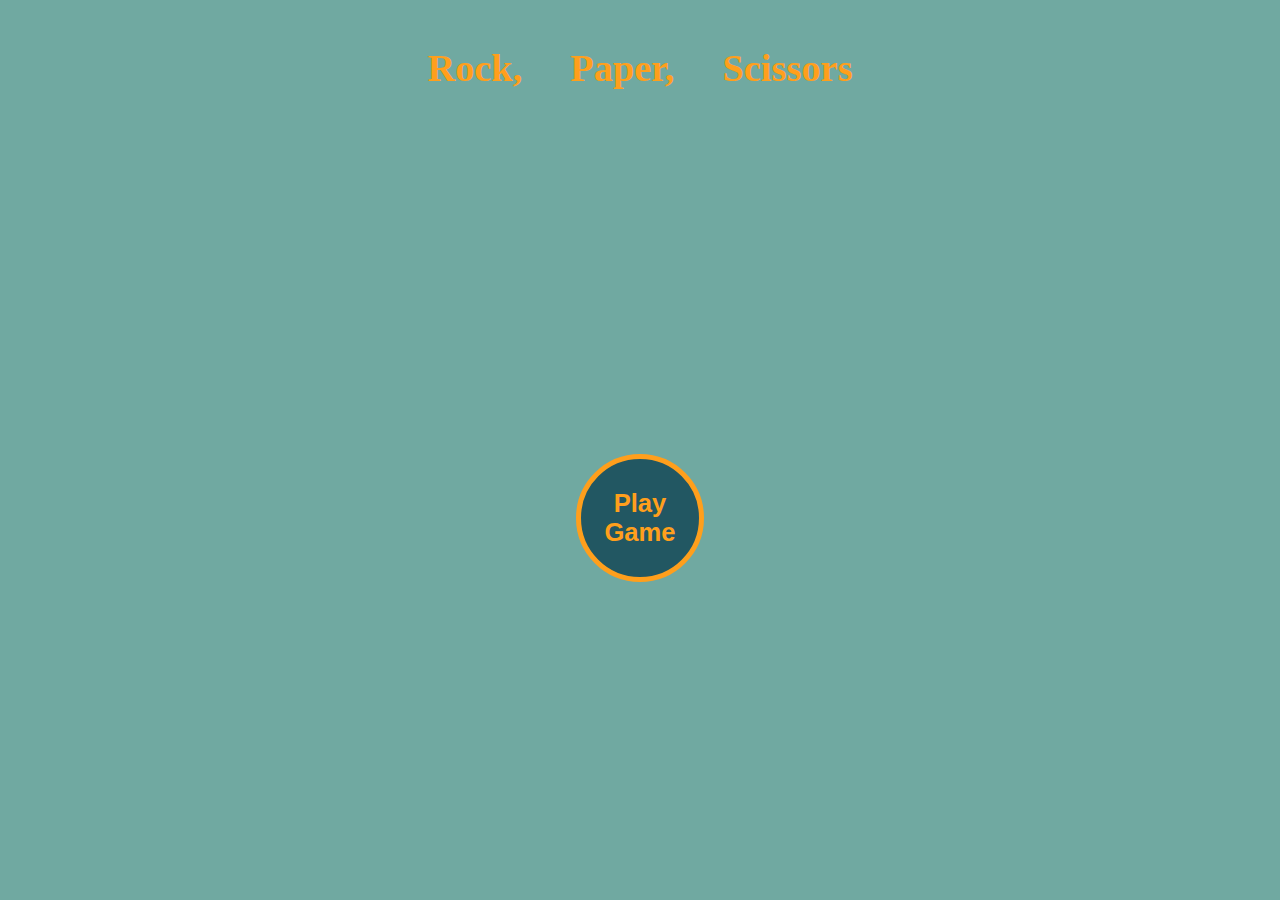
<file: Rock-Paper-Scissors-Game/index.html>
<html>
  <head>
    <title>Rock Paper Scissors</title>
    <link rel="stylesheet" href="style.css" />
    <script type="text/javascript" src="scripts.js"></script>
  </head>
  <body>
    <header>Rock, Paper, Scissors</header>

    <div id="page1" class="page" style="display: flex">
      <button onclick="show();" class="button-page1">Play Game</button>
    </div>

    <div id="page2" class="page" style="display: none">
      <table class="table-score">
        <tr>
          <td>Computer choose</td>
          <td id="computerChoose"></td>
        </tr>
        <tr>
          <td>Computer Score</td>
          <td id="computerScore"></td>
        </tr>
        <tr>
          <td>User choose</td>
          <td id="userChoose"></td>
        </tr>
        <tr>
          <td>User Score</td>
          <td id="userScore"></td>
        </tr>
        <tr>
          <td>Winner</td>
          <td id="winner"></td>
        </tr>
      </table>

      <div class="image-select">
        <img src="rock.png" onclick="select('rock');" />
        <img src="paper.png" onclick="select('paper');" />
        <img src="scissors.png" onclick="select('scissors');" />
      </div>

      <button onclick="play()" class="button-page2">Play</button>
    </div>
  </body>
</html>
</file>
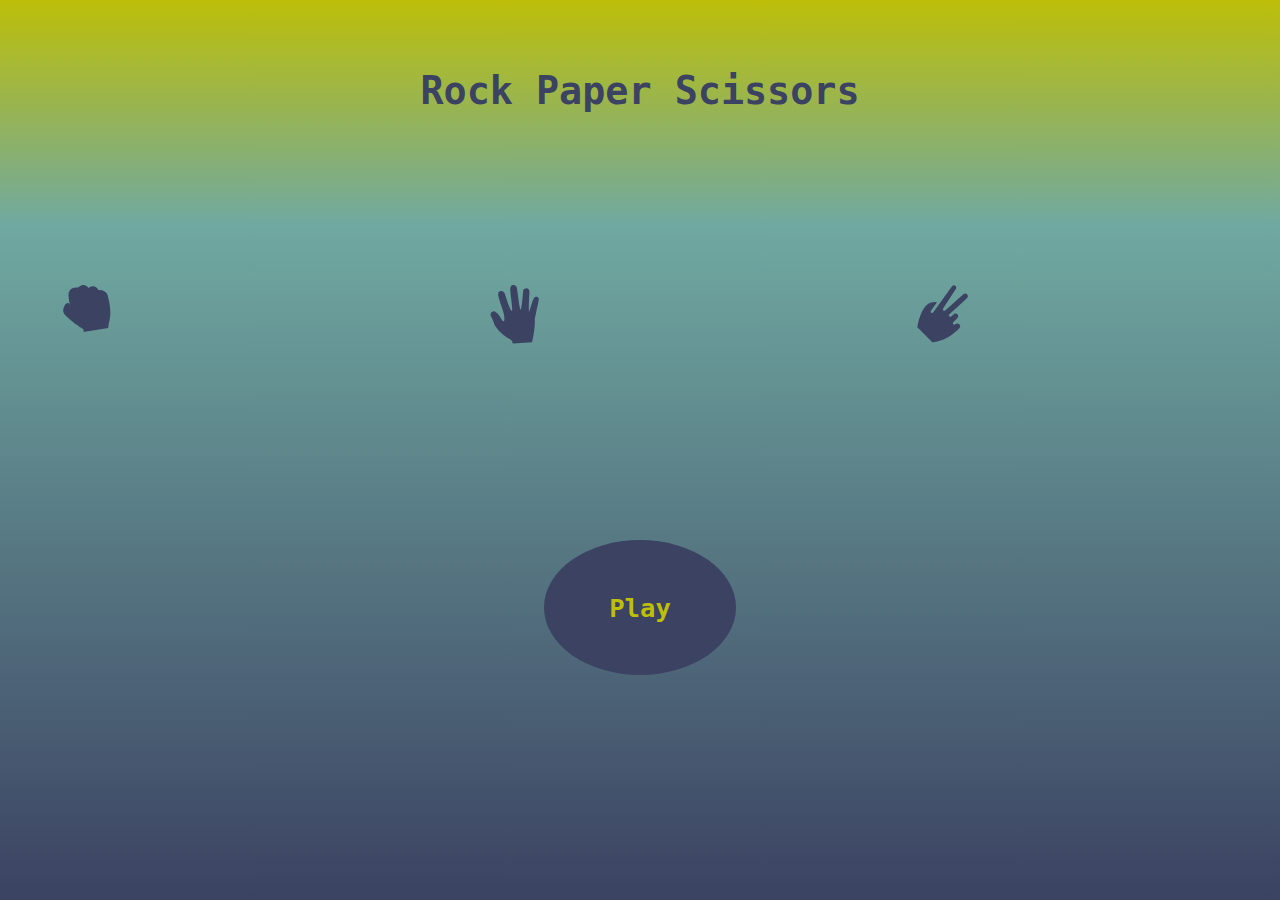
<file: “Rock,paper,scissors”-Game/index.html>
<html>
  <head>
    <link rel="stylesheet" href="style.css" />
    <script type="text/javascript" src="scripts.js"></script>
    <title>Rock Paper Scissors</title>
  </head>
  <body>
    <header>Rock Paper Scissors</header>
    <div class="layer-1">
      <svg>
        <path
          fill="#3B4262"
          d="M45.06 12.22c-.642-8.096-9.734-7.269-9.734-7.269-3.837-6.765-9.832-1.865-9.832-1.865-4.606-6.63-10.38-.486-10.38-.486-9.957-1.074-9.571 7.066-9.571 7.066-.234 2.588 1.403 10.593 1.403 10.593-1.477-4.614-4.68-.784-4.68-.784-3.94 6.078-.975 9.405-.975 9.405 5.33 6.246 16.688 13.743 16.688 13.743 4.113 2.356 2.373 4.457 2.373 4.457l24.876-4.11.571-4.718c3.782-11.436-.739-26.032-.739-26.032z"
        />
      </svg>
      <svg>
        <path
          fill="#3B4262"
          d="M47.125 11.832a2.922 2.922 0 00-1.232-.198c-.57.04-1.029.271-1.302.65-1.604 2.248-2.919 6.493-3.979 9.905-.486 1.577-1.14 3.688-1.612 4.69-.493-2.807.064-13.09.28-17.05l.003-.064c.15-2.751.17-3.234.138-3.446-.238-1.509-.843-2.5-1.799-2.943-.966-.45-2.22-.25-3.572.563-.677.41-.865 1.816-1.446 8.19l-.002.028c-.32 3.502-1.058 11.566-1.965 12.91-1.023-1.88-2.431-12.555-3.039-17.176-.425-3.236-.673-5.094-.84-5.655-.35-1.176-1.83-2.176-3.295-2.232-1.22-.06-2.22.56-2.698 1.638-.894.995-.578 4.292.41 12.102.47 3.718 1.44 11.395.83 12.257-1.219-.133-3.31-4.942-6.215-14.299-.816-2.62-1.068-3.408-1.318-3.753-.494-1.202-2.172-2.129-3.676-2.024a3.183 3.183 0 00-.377.049c-.787.156-2.584.881-2.2 4.226 1.06 4.637 2.213 8.041 3.331 11.346l.023.066c.669 1.98 1.302 3.85 1.89 5.925 1.385 4.9.846 7.94.84 7.975-.046.312-.143.503-.288.57a.556.556 0 01-.195.045c-.44.03-1.098-.26-1.437-.45-.776-1.482-4.636-8.544-8.134-9.524l-.126-.037-.127.012c-1.283.121-2.226.606-2.803 1.441-.914 1.32-.535 3.002-.444 3.34l.052.12c.028.051 2.834 5.165 3.268 7.544.374 2.04 2.311 4.25 3.869 6.026l.064.073c.508.58.946 1.083 1.292 1.548 4.519 4.713 11.665 8.677 11.723 8.71.892.657 1.387 1.293 1.44 1.84a.798.798 0 01-.16.58l-.155.162.988.96 18.853-1.324.804-3.684c2.486-10.402 1.967-19.272 1.958-19.33.01-.327.706-3.483 1.266-6.033l.017-.065c1.117-5.08 2.505-11.4 2.772-13.803.116-1.028-.542-1.972-1.675-2.401z"
        />
      </svg>
      <svg>
        <path
          fill="#3B4262"
          d="M13.971 25.702l6.012-8.415c-2.499-.415-7.088-.507-10.846 3.235C3.212 26.421.812 39.163.312 42.248L15.37 57.24c2.711-.232 14.713-1.827 26.279-13.34.122-.249 2.94-2.321.636-4.614-1.1-1.095-2.919-1.074-4.042.044-.572.57-1.461.577-2.021.02-.56-.557-.552-1.443.02-2.012l4.087-4.069c2.076-2.067.119-5.555-2.78-4.717l-3.345 2.851c-.611.53-1.52.439-2.022-.14-.519-.597-.408-1.503.183-2.013 11.687-10.208 9.98-8.979 17.5-15.995 2.809-2.329-.725-6.447-3.493-4.09L28.182 25.45c-.529.448-1.34.457-1.86-.02-.601-.517-.615-1.262-.222-1.85L38.787 3.944c1.854-2.5-1.795-5.277-3.749-2.757L16.28 27.307c-.452.65-1.364.8-1.985.345a1.377 1.377 0 01-.323-1.95z"
        />
      </svg>
    </div>
    <div class="button">
      <button onclick="play()" class="text-button">Play</button>
    </div>
  </body>
</html>
</file>
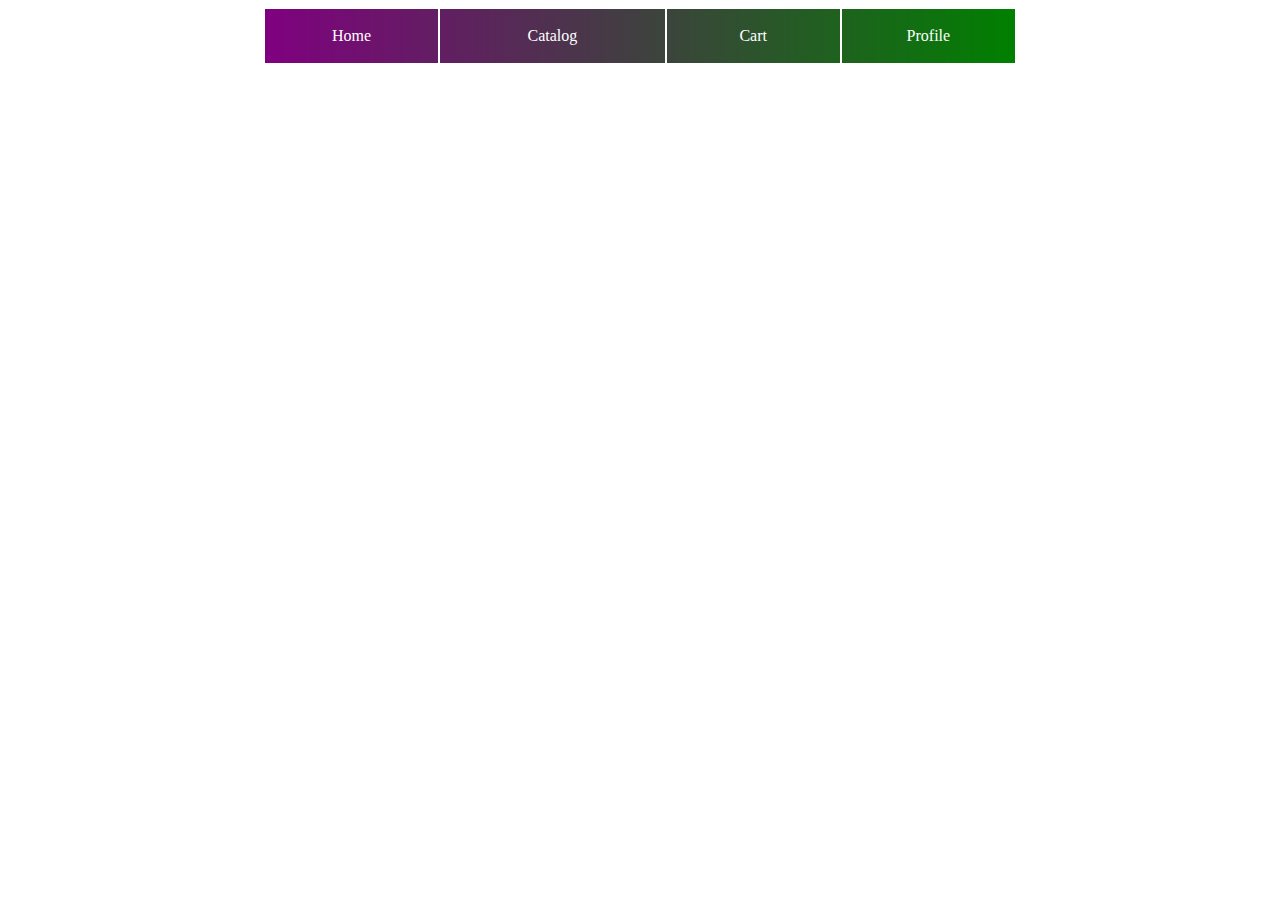
<file: Meniu-Homework/meniu.html>
<!DOCTYPE html>
<html>
  <head>
    <style>
      .menu {
          display: flex;
          flex-flow: row;
          margin: auto 20vw;
        background-image: linear-gradient(to right, purple, green);
      }
      
      .menu div {
        border: 1px solid white;
        color:white;
        flex: 1 1 25%;
        text-align-last: center;
        padding: 2vh 3vw;
        cursor: pointer;
      }
      .menu div.catalog {
        padding: 2vh 5vw;
      }
      .menu div:hover {
        color:black;
      }
    </style>
  </head>
  <body>
    <div class="menu">
      <div>Home</div>
      <div class="catalog">Catalog</div>
      <div>Cart</div>
      <div>Profile</div>
    </div>
  </body>
</html>
</file>
<file: Contact-us-Page-Homework/style.css>
:root {
  --black: #020204;
  --white: white;
  --cream: #dfcfb8;
}

html {
  height: 100%;
}

body {
  display: flex;
  flex-flow: column;
  align-items: center;
  place-content: center;
  height: 100%;
  margin: 0;
  color: #020204;
}

.back-content {
  height: 25vh;
  width: 70vw;
  margin-top: -10vh;
  background-color: var(--cream);
}

.front-content {
  position: absolute;
  display: flex;
  align-items: center;
}

.front-content .form {
  display: flex;
  flex-flow: column;
  text-align: center;
  align-items: center;
  height: 45vh;
  width: 20vw;
  margin-right: -5vw;
  padding: 2.5vh 3vw;
  z-index: 2;
  box-shadow: 5px 5px 20px -10px var(--black);
  background-color: var(--white);
}

.front-content .form h1 {
  padding-bottom: 5vh;
  text-transform: uppercase;
  font-family: sans-serif;
}

.front-content .form input,
textarea {
  border: none;
  width: 100%;
  padding: 10px;
  font-family: sans-serif;
  margin-bottom: 1vh;
  padding-bottom: 1vw;
  border-bottom: 2px solid var(--black);
}

.front-content .form textarea {
  height: 10vh;
}

.front-content .form button {
  width: fit-content;
  padding: 1vh 2vw;
  margin-bottom: 2vw;
  text-transform: uppercase;
  font-family: sans-serif;
  color: var(--white);
  font-size: 15px;
  background-color: var(--black);
}

.front-content .image {
  height: 70vh;
  width: 25vw;
  margin-bottom: -3vh;
  background-image: url(image-div.jpg);
  background-size: cover;
}
</file>
<file: Homework-Template/style.css>
:root {
  --blue: #2265a9;
  --white: #f5f5f7;
  --cream: #e8e8e8;
  --black: #0f0f0f;
  --gray: #3a3b3f;
  --green: honeydew;
  --orange: bisque;
}

body {
  margin: 0 1vw;
}

.meniu {
  display: grid;
  grid-template-columns: repeat(5, auto);
  column-gap: 1vw;
  margin-bottom: 1vw;
}

.meniu div {
  background-color: var(--blue);
  text-transform: uppercase;
  text-align: center;
  color: var(--white);
  padding: 2vh;
}

.custom-header {
  display: flex;
  flex-flow: row;
  justify-content: space-between;
  margin-bottom: 1vh;
}

.custom-header-title {
  display: flex;
  flex-flow: row;
  align-items: center;
}

.custom-header-title-name {
  border-right: 1px solid grey;
  padding-right: 1vw;
  font-size: 2rem;
  font-weight: bold;
}

.custom-header-title-subtitle {
  padding-left: 1vw;
}

.custom-header-contact {
  font-size: 0.8rem;
}

.banner {
  display: flex;
  flex-flow: column;
  justify-content: space-between;
  background-image: url(header-image.jpg);
  background-size: cover;
  background-position: center;
  height: 50vh;
  color: var(--white);
  padding: 3vh 2vw 0 2vw;
  margin-bottom: 6vh;
}

.banner .banner-info {
  background-color: var(--blue);
  width: 30vw;
  padding: 1vh 1vw;
}

.banner .banner-info .banner-info-title {
  border-bottom: 1px dashed var(--white);
  margin-bottom: 1vh;
  padding-bottom: 1vh;
  font-size: 1.2rem;
}

.banner .banner-info .banner-info-text {
  opacity: 0.7;
}

.banner .banner-title {
  background-color: var(--blue);
  width: max-content;
  align-self: end;
  font-size: 5rem;
  margin-bottom: -3vh;
  padding: 1vh 1vw;
}

.cards-wrapper {
  display: grid;
  grid-template-columns: repeat(3, auto);
  column-gap: 2vw;
  border-bottom: 2px dashed var(--gray);
  padding-bottom: 2vw;
}

.cards-wrapper .card {
  padding: 2vh;
  display: flex;
  flex-flow: column;
}

.cards-wrapper .card .card-title {
  margin-bottom: 2vh;
  padding-bottom: 1vh;
  border-bottom: 1px dashed var(--gray);
  font-weight: bold;
}

.cards-wrapper .card .card-image {
  width: 240px;
  height: 90px;
  align-self: center;
  border: 1px solid var(--blue);
  padding: 5px;
  background-color: var(--white);
}

.cards-wrapper .card .card-button {
  color: var(--blue);
  align-self: end;
  text-decoration: none;
  font-weight: bold;
}

.card-green {
  background-color: var(--green);
}

.card-orange {
  background-color: var(--orange);
}

.card-cream {
  background-color: var(--cream);
}

.container {
  display: grid;
  padding-top: 3vh;
  grid-template-columns: repeat(3, 1fr);
  column-gap: 2vw;
}

.container-left {
  grid-column: 1 / 3;
  border-bottom: 1px dashed var(--gray);
  display: flex;
  flex-flow: row;
  padding-bottom: 2vh;
}

.container .container-left .container-image {
  width: 200px;
  height: 160px;
  border: 1px solid var(--blue);
  padding: 5px;
  background-color: var(--white);
}

.container-info {
  display: flex;
  flex-flow: column;
  padding-left: 2vw;
}

.container-info-title {
  border-bottom: 1px dashed var(--gray);
  padding-bottom: 1vh;
}

.container-info-button {
  color: var(--blue);
  align-self: end;
  text-decoration: none;
}

.container-right {
  grid-column: 3/4;
  height: -webkit-fill-available;
  align-self: end;
  padding: 1vh 0.5vw;
  background-color: var(--cream);
}

.container-right-title {
  border-bottom: 1px dashed var(--gray);
  color: var(--gray);
  opacity: 0.7;
  font-size: 1.5rem;
  margin-bottom: 3vh;
}

.container-right-list {
  display: flex;
  flex-flow: column;
}

.container-right-list a {
  text-decoration: none;
  color: #2265a9;
  border-bottom: 1px solid var(--gray);
  margin-bottom: 1vh;
}

.cards-image {
  display: grid;
  grid-template-columns: repeat(5, auto);
  column-gap: 2vw;
  padding: 2vw 0;
}

.cards-image img {
  width: calc(100% - 12px);
  border: 1px solid var(--blue);
  padding: 5px;
  background-color: var(--white);
}

footer {
  background-color: var(--blue);
  color: var(--white);
  display: flex;
  flex-flow: row;
  justify-content: space-between;
  padding: 0 1vw;
}

footer p {
  opacity: 0.8;
}
</file>
<file: Responsive-Template/style.css>
body {
  margin: 0;
  background-color: #10141f;
  font-family: sans-serif;
}

.menu {
  display: flex;
  flex-flow: row;
  justify-content: space-between;
  align-items: center;
  background-color: #161d2f;
  padding: 1.5vh 3vw;
}
.menu .logo {
  width: 6vw;
}
.menu-items {
  display: flex;
  flex-flow: row;
}
.menu-items svg {
  fill: #596891;
  height: 2.5vh;
  padding: 0 3vw;
}
.menu-items svg:hover {
  fill: #f8fbfd;
}
.menu .profile {
  width: 6vw;
  border: 2px solid #f8fbfd;
  border-radius: 50%;
}

.container .search {
  display: flex;
  flex-flow: row;
  padding: 2vh 3vw;
}
.container .search svg {
  fill: #f8fbfd;
  width: 4vw;
  padding: 0 5vw 0 1vw;
  flex: 0 1 auto;
}
.container .search-bar {
  border: none;
  flex: 1 1 auto;
  background-color: transparent;
  font-size: 3.5vw;
  color: #f8fbfd;
  outline: unset;
}
.container h1 {
  font-size: 1.5rem;
  color: #f8fbfd;
  margin-left: 3vw;
}
.container .carousel-wrapper {
  display: flex;
  flex-flow: row;
  overflow-y: hidden;
  color: #f8fbfd;
  margin-bottom: 2vh;
}
.container .carousel-wrapper .card {
  position: relative;
  margin-left: 3vw;
  width: 65vw;
}
.container .carousel-wrapper .card:last-of-type {
  margin-right: 3vw;
}
.container .carousel-wrapper .card .background-image {
  width: -webkit-fill-available;
  border-radius: 15px;
  filter: brightness(0.7);
}
.container .carousel-wrapper .card .content {
  position: absolute;
  display: flex;
  flex-flow: column;
  justify-content: space-between;
  top: 0;
  width: 100%;
  height: -webkit-fill-available;
}
.container .carousel-wrapper .card .content .button-save {
  border-radius: 50%;
  border: none;
  padding: 2vw;
  margin: 2vw;
  width: max-content;
  background-color: rgba(70, 68, 68, 0.75);
  fill: #f8fbfd;
  align-self: self-end;
}
.container .carousel-wrapper .card .content .button-save svg {
  width: 3vw;
}
.container .carousel-wrapper .card .content .bottom-info {
  display: flex;
  flex-flow: row;
  justify-content: space-between;
  align-items: center;
  margin: 3vw;
}
.container .carousel-wrapper .card .content .bottom-info .left-info {
  display: flex;
  flex-flow: column;
}
.container .carousel-wrapper .card .content .bottom-info .left-info .details {
  display: flex;
  flex-flow: row;
  font-size: 1rem;
  align-items: center;
  color: #c4c4c5;
}
.container .carousel-wrapper .card .content .bottom-info .left-info .details svg {
  fill: #c4c4c5;
  height: 2vh;
}
.container .carousel-wrapper .card .content .bottom-info .left-info .title {
  font-weight: bold;
  font-size: 1rem;
  padding-top: 0.4vh;
}
.container .carousel-wrapper .card .content .bottom-info .right-info {
  background-color: rgba(152, 144, 144, 0.37);
  padding: 0.35vh 1.5vw;
  border-radius: 15px;
}
.container .cards-wrapper {
  display: flex;
  flex-flow: wrap;
  overflow-y: hidden;
  color: #f8fbfd;
}
.container .cards-wrapper .card {
  position: relative;
  margin-left: 3vw;
  flex: 0 0 45.5%;
}
.container .cards-wrapper .card .background-image {
  width: 100%;
  border-radius: 15px;
  filter: contrast(0.6);
}
.container .cards-wrapper .card .background-image:hover {
  filter: none;
}
.container .cards-wrapper .card .content {
  width: 100%;
  height: 100%;
  display: flex;
  flex-flow: column;
  justify-content: space-between;
}
.container .cards-wrapper .card .content .button-save {
  position: absolute;
  top: 0;
  border-radius: 50%;
  border: none;
  padding: 2vw;
  margin: 2vw;
  width: max-content;
  background-color: rgba(70, 68, 68, 0.75);
  fill: #f8fbfd;
  align-self: self-end;
}
.container .cards-wrapper .card .content .button-save svg {
  width: 2vw;
}
.container .cards-wrapper .card .content .bottom-info {
  margin: 2vh 0 3vh 0;
}
.container .cards-wrapper .card .content .bottom-info .left-info {
  display: flex;
  flex-flow: column;
}
.container .cards-wrapper .card .content .bottom-info .left-info .details {
  display: flex;
  flex-flow: row;
  font-size: 1rem;
  align-items: center;
  color: #c4c4c5;
}
.container .cards-wrapper .card .content .bottom-info .left-info .details svg {
  fill: #c4c4c5;
  width: 2vh;
}
.container .cards-wrapper .card .content .bottom-info .left-info .title {
  font-weight: bold;
  font-size: 1rem;
  padding-top: 1.5vh;
}

@media screen and (min-width: 768px) {
  /* For tablets: */
  .container .cards-wrapper .card {
    flex: 0 0 29.5%;
  }
}
@media screen and (min-width: 992px) {
  /* For desktop: */
  body {
    display: flex;
    flex-flow: row;
  }
  body .menu {
    flex-flow: column;
    margin: 4vh 0 4vh 2vw;
    border-radius: 15px;
    padding: 4vh 2vw;
  }
  body .menu .logo {
    width: 2.5vw;
  }
  body .menu .menu-items {
    flex-flow: column;
    margin-bottom: auto;
    margin-top: 5vh;
  }
  body .menu .menu-items svg {
    height: 1.5vw;
    padding: 1vw;
  }
  body .menu .profile {
    width: 2.5vw;
  }
  body .container {
    margin: 3vw 0 0 0;
  }
  body .container .search {
    padding: 2vh 3vw;
  }
  body .container .search svg {
    width: 2vw;
    padding: 0 2vw 0 0;
  }
  body .container .search .search-bar {
    font-size: 3vh;
  }
  body .container .carousel-wrapper .card {
    width: 30vw;
  }
  body .container .carousel-wrapper .card:last-of-type {
    margin-right: 2vw;
  }
  body .container .carousel-wrapper .card .content .button-save {
    padding: 1.5vh;
    margin: 1vh;
  }
  body .container .carousel-wrapper .card .content .button-save svg {
    width: 1vw;
  }
  body .container .carousel-wrapper .card .content .bottom-info {
    margin: 2vh;
  }
  body .container .carousel-wrapper .card .content .bottom-info .right-info {
    display: none;
  }
  body .container .cards-wrapper .card {
    flex: 0 0 18.5%;
  }
  body .container .cards-wrapper .card .content .button-save {
    padding: 1.5vh;
    margin: 1vh;
  }
  body .container .cards-wrapper .card .content .button-save svg {
    width: 1vw;
  }
  body .container .cards-wrapper .card .content .bottom-info .left-info .title {
    padding-top: 1vh;
  }
}

/*# sourceMappingURL=style.css.map */
</file>
<file: Rock-Paper-Scissors-Game/style.css>
body {
  margin: 0;
  background-color: #70a9a1;
  font-family: emoji;
}

header {
  display: flex;
  justify-content: center;
  align-items: center;
  height: 15vh;
  color: #ff9f1c;
  font-weight: bold;
  font-size: 3vw;
}

#page1 {
  flex-flow: column;
  place-items: center;
  height: 85vh;
  justify-content: space-evenly;
}
#page1 .button-page1 {
  color: #ff9f1c;
  background-color: #225762;
  border: none;
  width: 10vw;
  height: 10vw;
  border-radius: 50%;
  font-weight: bold;
  font-size: 2vw;
  cursor: pointer;
  border: 5px solid #ff9f1c;
}

#page2 {
  flex-flow: column;
  place-items: center;
}
#page2 .table-score {
  width: fit-content;
  display: flex;
  flex-flow: row;
  place-content: center;
  border: 5px solid #225762;
  background-color: white;
}
#page2 .table-score tr td {
  background-color: #70a9a1;
  border: 5px solid #225762;
  width: 10vw;
  padding: 1vh 2vw;
}
#page2 .table-score tr td:first-of-type {
  font-weight: bold;
}
#page2 .image-select {
  margin: 3vh 0;
}
#page2 .image-select img {
  width: 15vw;
  margin: 0 2vw;
  cursor: pointer;
  border-radius: 50%;
}
#page2 .button-page2 {
  color: #225762;
  background-color: #ff9f1c;
  border: none;
  width: 10vw;
  height: 10vw;
  border-radius: 50%;
  font-weight: bold;
  font-size: 2vw;
  cursor: pointer;
  border: 5px solid #225762;
}

/*# sourceMappingURL=style.css.map */
</file>
<file: “Rock,paper,scissors”-Game/style.css>
:root {
  --blue: #3b4262;
  --green: #70a9a1;
  --acidGreen: #bdbf09;
}
body {
  margin: 0;
  background: linear-gradient(
    0deg,
    rgba(59, 66, 98, 1) 0%,
    rgba(112, 169, 161, 1) 75%,
    rgba(189, 191, 9, 1) 100%
  );
}
header {
  display: flex;
  justify-content: center;
  align-items: center;
  width: 100%;
  height: 20vh;
  color: var(--blue);
  font-family: monospace;
  font-weight: bold;
  font-size: 3vw;
}

.layer-1 {
  display: flex;
  flex-flow: row;
  justify-content: space-around;
  height: 40%;
  width: 100%;
}
.layer-1 svg {
  align-self: center;
}
.button {
  text-align: center;
}
.text-button {
  color: var(--acidGreen);
  background-color: var(--blue);
  border: none;
  width: 15vw;
  height: 15vh;
  border-radius: 50%;
  font-family: monospace;
  font-weight: bold;
  font-size: 2vw;
  cursor: pointer;
}
</file>
